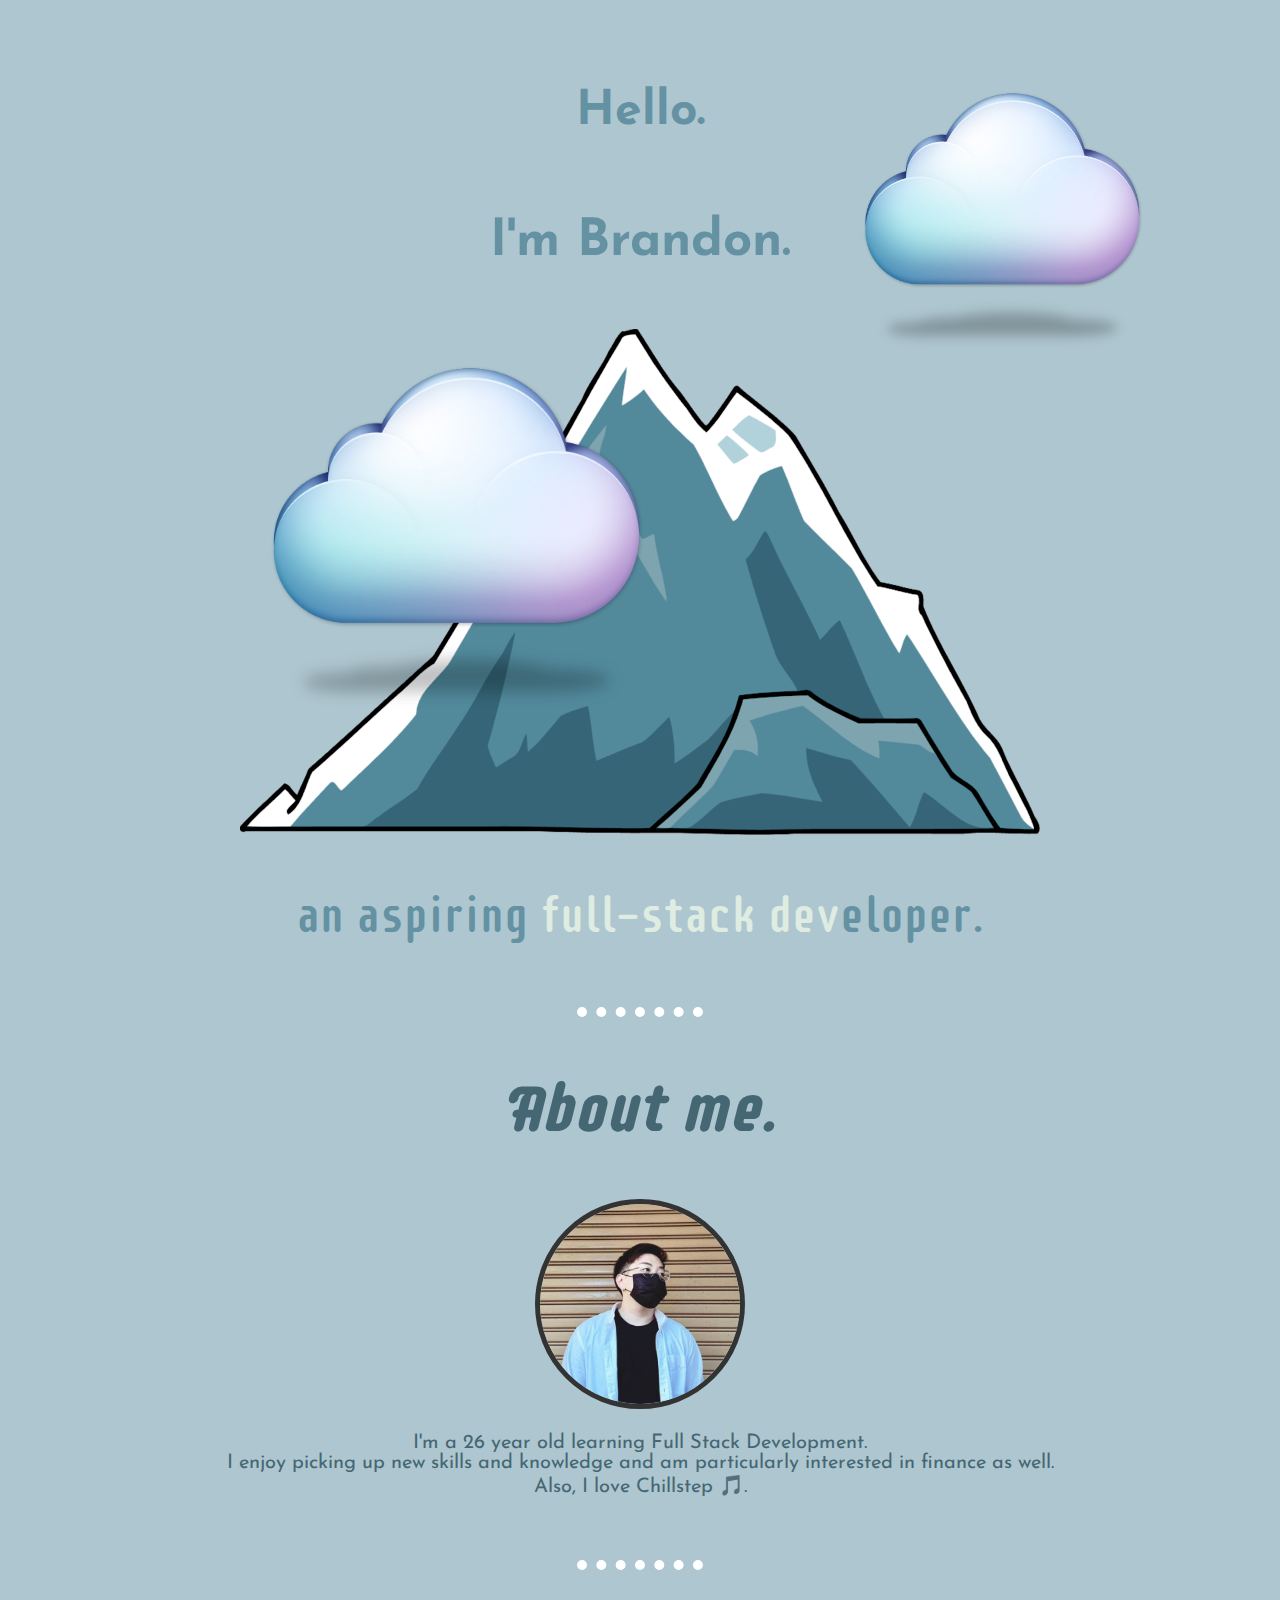
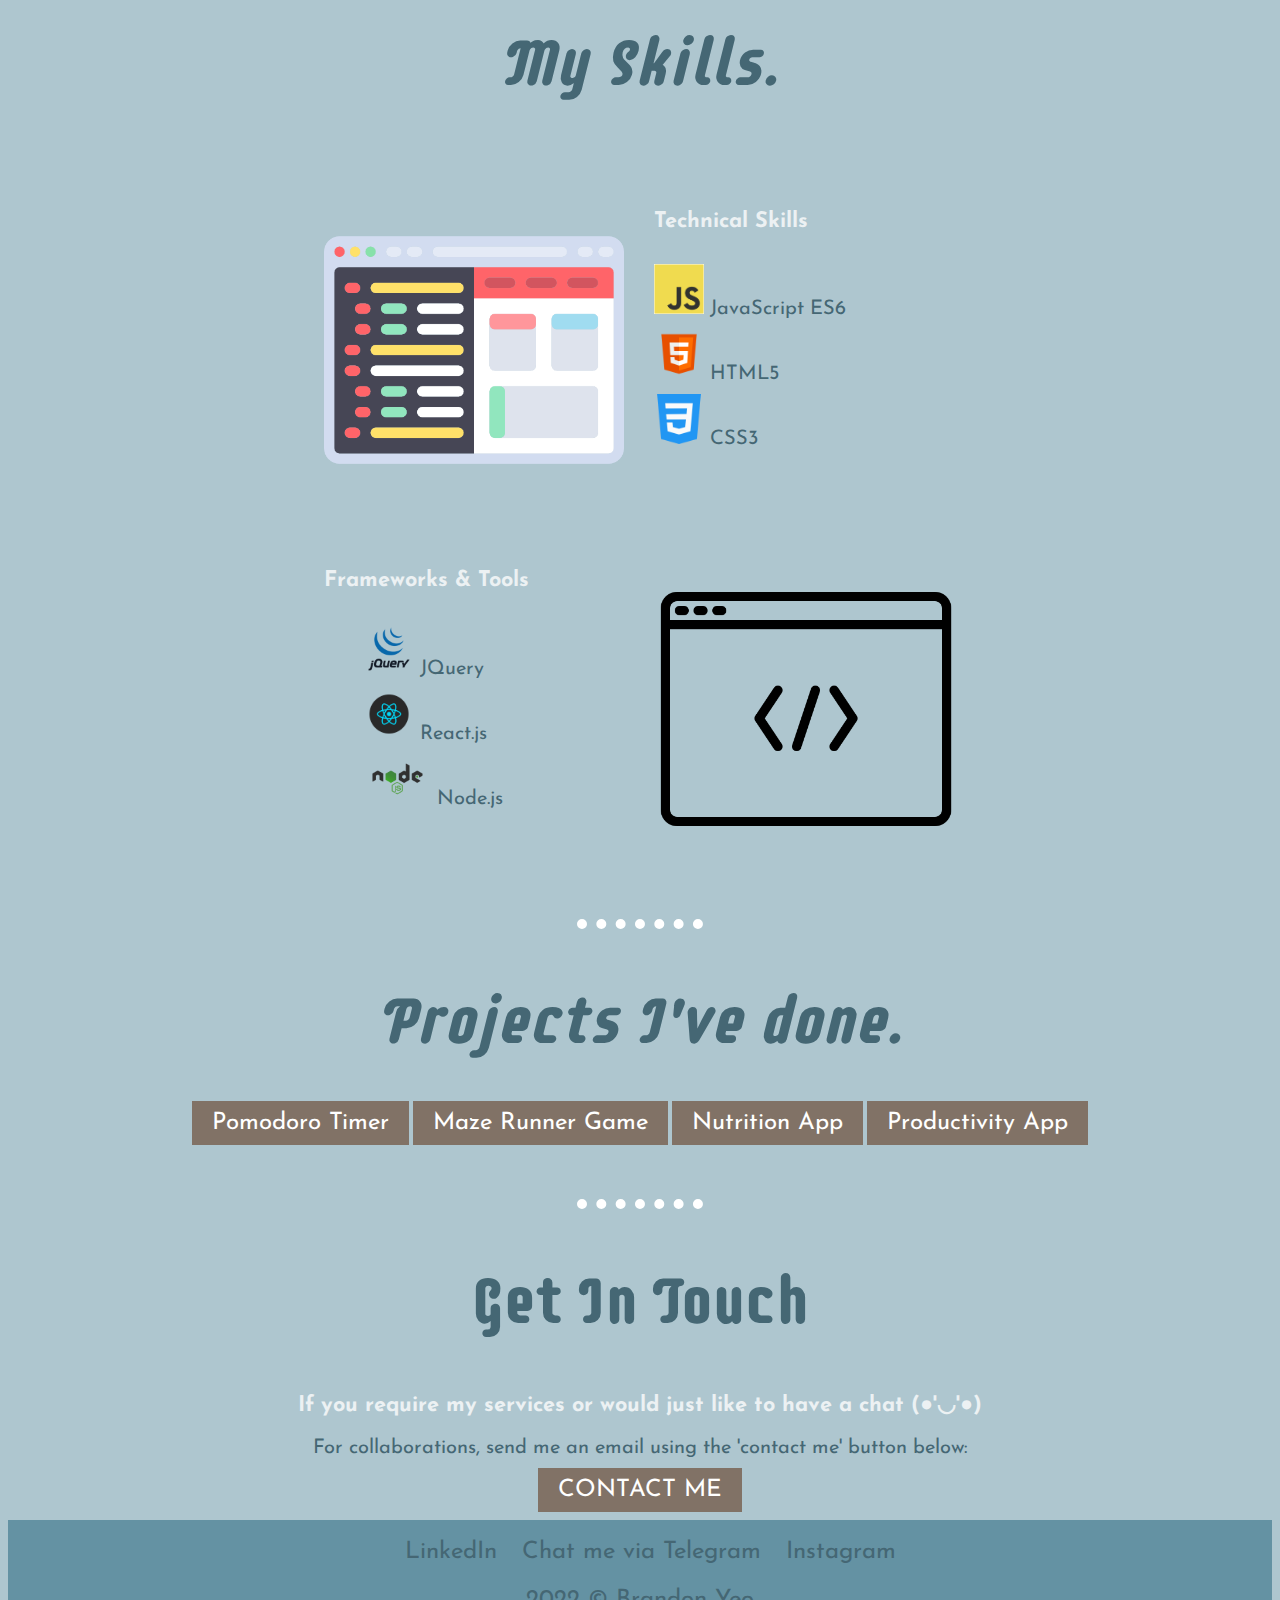
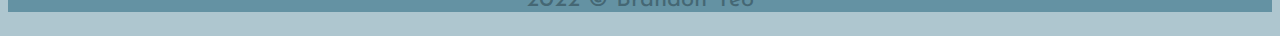
<file: index.html>
<!DOCTYPE html>
<html lang="en" dir="ltr">
	<head>
		<meta charset="utf-8" />
		<title>bran - dev</title>
		<link rel="preconnect" href="https://fonts.googleapis.com" />
		<link rel="preconnect" href="https://fonts.gstatic.com" crossorigin />
		<link
			href="https://fonts.googleapis.com/css2?family=Josefin+Sans&family=Supermercado+One&display=swap"
			rel="stylesheet"
		/>
		<link rel="stylesheet" href="css/styles.css" />
		<link rel="shortcut icon" href="images/brandonyeo_favicon.ico" />
	</head>

	<body>
		<div class="topcontainer">
			<img class="topcloud" src="images/cloudreal.png" alt="cloud-img" />
			<h1 class="salutation">Hello.</h1>
			<h1 class="header-name">I'm Brandon.</h1>
			<img class="bottomcloud" src="images/cloudreal.png" alt="cloud-img" />
			<img src="images/mountainreal.png" alt="mountain-png" />
			<p class="fullstackdeveloper">
				an aspiring <span class="fullstackdev">full-stack dev</span>eloper.
			</p>
		</div>

		<hr />

		<div class="middlecontainer">
			<div class="profile">
				<h2><em>About me.</em></h2>
				<img
					class="brandonProfilePic"
					src="images/BrandonYeo.png"
					alt="Brandon's profile picture"
				/>
				<p>
					I'm a 26 year old learning Full Stack Development.<br />
					I enjoy picking up new skills and knowledge and am particularly
					interested in finance as well. <br />
					Also, I love Chillstep 🎵.
				</p>
			</div>

			<hr />

			<div class="skills">
				<h2><em>My Skills.</em></h2>
				<div class="skill-row">
					<img
						class="codingpicture1"
						src="images/coding.png"
						alt="codingpicture1"
					/>
					<h3>Technical Skills</h3>
					<ul>
						<li>
							<img class="icon" src="images/javascript.png" /> JavaScript ES6
						</li>
						<li><img class="icon" src="images/html5.jpg" /> HTML5</li>
						<li><img class="icon" src="images/css3.png" /> CSS3</li>
					</ul>
				</div>

				<div class="skill-row">
					<img
						class="codingpicture2"
						src="images/coding2.png"
						alt="codingpicture2"
					/>
					<h3>Frameworks & Tools</h3>
					<ul>
						<li><img class="icon" src="images/jquery.png" /> JQuery</li>
						<li><img class="icon" src="images/reactjs.png" /> React.js</li>
						<li><img class="icon" src="images/nodejs.png" /> Node.js</li>
					</ul>
				</div>
			</div>

			<hr />

			<div class="Projects">
				<h2><em>Projects I've done.</em></h2>
				<a class="btn" href="pomodoro.html" target="_blank">Pomodoro Timer</a>

				<a class="btn" href="https://mazerunner.vercel.app/" target="_blank"
					>Maze Runner Game</a
				>
				<a class="btn" href="https://calorition.vercel.app/" target="_blank"
					>Nutrition App</a
				>

				<a class="btn" href="https://producthief.vercel.app/" target="_blank"
					>Productivity App
				</a>
			</div>

			<hr />

			<div class="contact-me">
				<h2>Get In Touch</h2>
				<h3>
					If you require my services or would just like to have a chat (●'◡'●)
				</h3>
				<p>
					For collaborations, send me an email using the 'contact me' button
					below:
				</p>
				<a class="btn" href="mailto:Branyzp@gmail.com">CONTACT ME</a>
			</div>
		</div>

		<br />

		<div class="bottomcontainer">
			<a
				class="footer-link"
				href="https://www.linkedin.com/in/brandon-yeo-a9bb12197/"
				>LinkedIn</a
			>
			<a class="footer-link" href="https://telegram.me/Branyzp"
				>Chat me via Telegram</a
			>
			<a class="footer-link" href="https://instagram.com/b._.yzp">Instagram</a>

			<p>2022 © Brandon Yeo</p>
		</div>

		<script src="js/my-project.js"></script>
		<!--Important! This script enables JavaScript to work on the website.-->
	</body>
</html>
</file>
<file: css/styles.css>
/******************* ELEMENT SELECTORS *******************/
body{
  margin-top: 5%;
  background-color: #AEC6CF;
}

li{
  list-style: none;
}

h1{
  margin-top: 0;
  font-family: 'Josefin Sans', sans-serif;
  line-height: 2;
  color: #6492a3;
}

h2{
  font-family: 'Supermercado One';
  font-size: 400%;
  color: #456774;
}

h3{
  font-family: 'Josefin Sans', sans-serif;
  font-size: 135%;
  color: #ecf1f3;
}
p{
  font-family:'Josefin Sans', sans-serif;
  font-size: 125%;
  color: #456774;
}
li{
  font-family: 'Josefin Sans', sans-serif;
  font-size: 125%;
  color: #456774;
}
hr{
  width: 10%;
  border-style: dotted none none;
  border-width: 10px;
  border-color: white;
  margin-top: 5%;
}

/******************* CLASS SELECTORS *******************/
.topcontainer{
  background-color: #AEC6CF;
  text-align: center;
}

.middlecontainer{
  background-color: #AEC6CF;
  text-align: center;
}

.bottomcontainer{
  padding-top: 20px;
  background-color: #6492a3;
  text-align: center;
  font-family: 'Supermercado One';
  font-size: 120%;
}

.fullstackdeveloper{
font-family: 'Supermercado One';
font-size: 300%;
color: #6492a3;
}

.fullstackdev{
  color: #deece1;
}

.header-name{
font-size: 320%;
}

.topcloud{
 height: 300px;
  position: absolute;
  right: 10%;
  animation: left-to-right 12s;
  animation-iteration-count: infinite;
  animation-delay: 2s
}

.bottomcloud{
  height:400px;
  position: absolute;
  left: 20%;
  animation: right-to-left 12s;
  animation-iteration-count: infinite;
  animation-delay: 5s;
}

.salutation{
  font-size: 300%;
}

.brandonProfilePic{
  height: 200px;
  border-radius: 100%;
  border: 5px solid #333;
}

.codingpicture1{
  width: 25%;
  float: left;
  margin-right: 30px;
  width: 300px;
}

.codingpicture2{
  width: 25%;
  float: right;
  margin-left: 30px;
  width: 300px;
}
.skill-row{
  width: 50%;
  margin: 100px auto 100px auto;
  text-align: left;
  line-height: 2;
}
.footer-link{
  font-family:'Josefin Sans', sans-serif;
  font-size: 125%;
  color: #456774;
  margin-left: 20px;
  text-decoration: none;
}

.footer-link:hover{
  color: white;
}

.btn{
  background-color: #817266;
  border: 2px;
  font-family:'Josefin Sans', sans-serif;
  font-size: 150%;
  color: white;
  padding: 10px 20px 10px 20px;
  text-decoration: none;
}

.btn:hover{
  background-color: #A19274;
}

.hidden{
  display: none;
}

.ambience{
  text-align: center;
  font-family: 'Josefin Sans', sans-serif;
  padding: 10px 20px 10px 20px;
}

.project-heading {
  font-size: 300%;
  text-align: center;
}

.hangman{
  text-align: center;
  align-items: center;
  justify-content: center;
  height: 80vh;
  margin: 0;
  overflow: hidden;
  display: flex;
  flex-direction: column;
}

.game-container{
  padding: 20px 30px;
  position: relative;
  margin: auto;
  height: 350px;
  width: 450px;
}

.figure-container{
  fill:transparent;
  stroke: #fff;
  stroke-width: 4px;
  stroke-linecap: round;
}

.figure-part{
  display: none;
}

.wrong-letters-container{
  position: absolute;
  top: 20px;
  right: 20px;
  display: flex;
  flex-direction: column;
  text-align: right;
}

.wrong-letters-container p{
  margin: 0 0 5px;
}

.wrong-letters-container span{
  font-size: 24px;
}
.word{
  display: flex;
  position: absolute;
  bottom: 10px;
  left: 50%;
  transform: translateX(-50%);
}

.letter{
  border-bottom: 3px solid #2980b9;
  display: inline-flex;
  font-size: 30px;
  align-items: center;
  justify-content: center;
  margin: 0 3px;
  height: 50px;
  width: 20px;
}

.popup_container{
  background-color: rgba(0,0,0,0.3);
  position: fixed;
  top: 0;
  bottom: 0;
  left: 0;
  right: 0;
  display: none;
  align-items: center;
  justify-content: center;
}

.popup{
  background-color: #2980b9;
  border-radius: 5px;
  box-shadow: 0 15px 10px 3px rgba(0,0,0,0.3);
  padding: 20px;
  text-align: center;
}

.popup_button{
  cursor: pointer;
  background-color: #2980b9;
  border: 0;
  margin-top: 20px;
  padding: 12px 20px;
  font-size: 16px;
}

.popup_button:active{
  transform: scale(0.98);
}

.popup_button:focus{
  outline: 0;
}

.notification-container{
  background-color: rgba(0,0,0,0.3);
  border-radius: 10px 10px 0 0;
  padding: 15px 20px;
  position: absolute;
  bottom: -50px;
  transition: transform 0.3s ease-in-out;
}

.notification-container p{
  margin: 0;
}

.notification-container.show{
  transform: translateY(-50px);
}


.icon{
  height: 50px;
}
/******************* ID SELECTORS *******************/
#pick{
  font-size: 25px;
  display: inline;
}

#pomodoro-container{
  text-align: center;
  margin-top: 40px;
  line-height: 3;
  font-family: 'Josefin Sans', sans-serif;
  font-size: 135%;
  color: #ecf1f3;
}

#pomodoro-intro{
  width: 50%;
  margin: 100px auto 100px auto;
  text-align: center;
  line-height: 2;
}

#homeBtn{
  text-align: center;
}

#pomodoro-timer{
  font-size: 600%;
}
/******************* KEYFRAMES *******************/

@keyframes left-to-right {
  0%{
    transform: translate(0px, 0px);
  }
  50%{
    transform: translate(80px, 0px);
  }
  100%{
    transform: translateX(0px, 0px);
  }
}

@keyframes right-to-left {
  0%{
    transform: translate(0px, 0px);
  }
  50%{
    transform: translate(-80px, 0px);
  }
  100%{
    transform: translateX(0px, 0px);
  }
}
</file>
